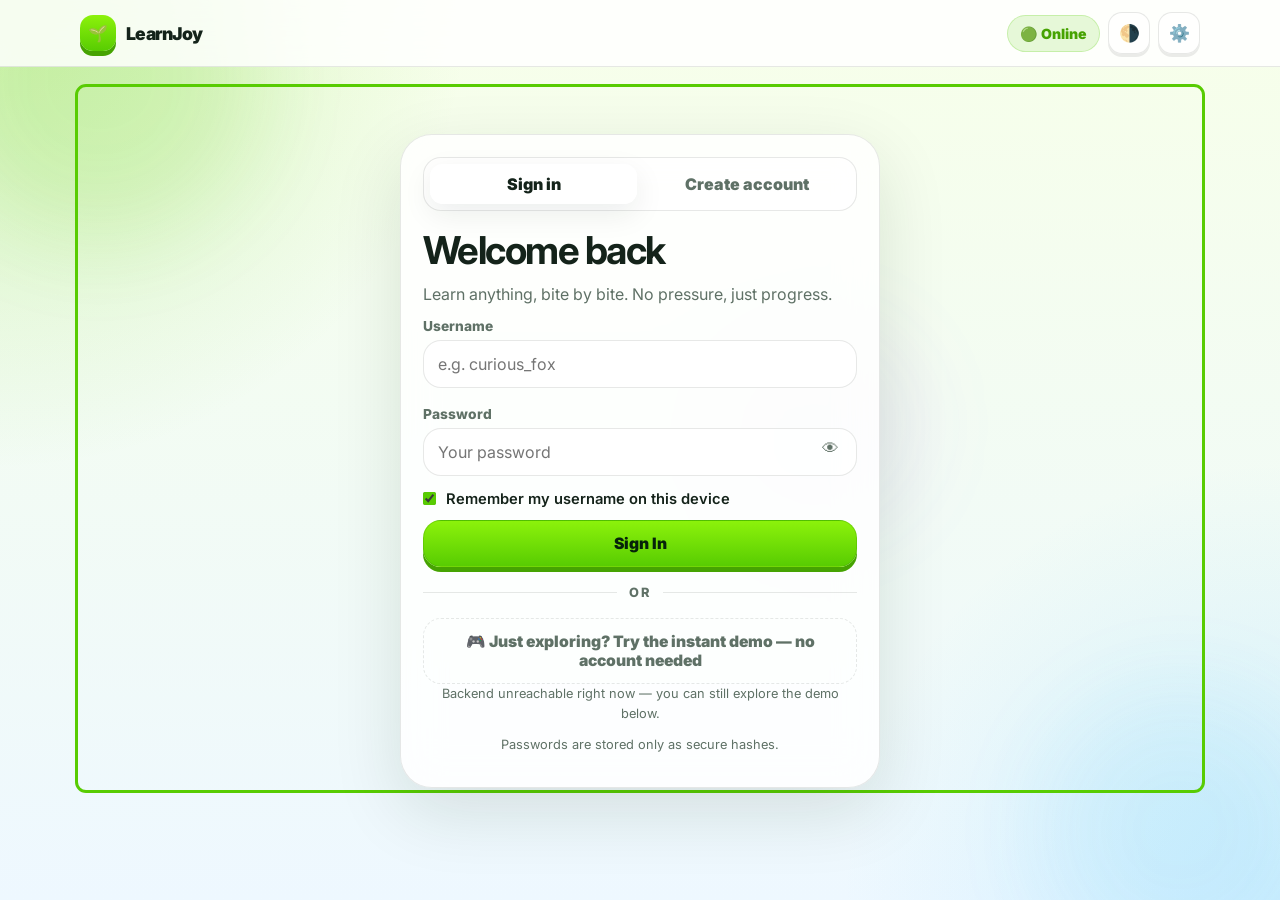
<file: index.html>
<!doctype html>
<html lang="en">
<head>
  <meta charset="utf-8">
  <meta name="viewport" content="width=device-width, initial-scale=1">
  <title>LearnJoy — Bite-sized AI Learning</title>
  <meta name="description" content="LearnJoy turns any topic into bite-sized AI-generated lessons, quizzes, flashcards and an AI tutor. Learn anything, bite by bite.">
  <meta name="color-scheme" content="light dark">
  <meta name="theme-color" media="(prefers-color-scheme: light)" content="#f7ffe9">
  <meta name="theme-color" media="(prefers-color-scheme: dark)" content="#070d18">
  <meta property="og:title" content="LearnJoy — Bite-sized AI Learning">
  <meta property="og:description" content="Turn any topic into bite-sized lessons, quizzes and flashcards with AI.">
  <meta property="og:type" content="website">
  <link rel="icon" href="data:image/svg+xml,<svg xmlns='http://www.w3.org/2000/svg' viewBox='0 0 100 100'><rect width='100' height='100' rx='24' fill='%2358cc02'/><text x='50' y='72' font-size='60' text-anchor='middle'>🌱</text></svg>">
  <link rel="manifest" href='data:application/manifest+json,{"name":"LearnJoy","short_name":"LearnJoy","start_url":".","display":"standalone","background_color":"%23f7ffe9","theme_color":"%2358cc02","description":"Bite-sized AI learning"}'>
  <link rel="preconnect" href="https://fonts.googleapis.com">
  <link rel="preconnect" href="https://fonts.gstatic.com" crossorigin>
  <link href="https://fonts.googleapis.com/css2?family=Inter:wght@400;600;700;800;900&display=swap" rel="stylesheet">
  <link rel="stylesheet" href="styles.css">

  <!-- ============================================================
       APP CONFIG — edit this block only.
       Set API_URL to your Google Apps Script web app /exec URL.
       Leave it as "demo" (or empty) to run fully offline demo mode.
       ============================================================ -->
  <script>
    window.APP_CONFIG = {
      API_URL: "https://script.google.com/macros/s/AKfycbwg4B6B7CXqAbheB96HdaAmQKYnPMZ1G94xz_PH5NLqv2d3-TZqgvb84i2NZaEMIWWjKw/exec"
    };
  </script>
  <script src="app.js" defer></script>
</head>
<body>
  <a class="skip-link" href="#main">Skip to content</a>

  <div class="bg-orbs" aria-hidden="true">
    <div class="orb orb-1"></div>
    <div class="orb orb-2"></div>
    <div class="orb orb-3"></div>
  </div>

  <header class="topbar">
    <div class="topbar-inner">
      <a class="brand" href="#/dashboard" id="brand-home" aria-label="LearnJoy home">
        <span class="brand-logo" aria-hidden="true">🌱</span> LearnJoy
      </a>
      <div class="top-actions">
        <span id="net-pill" class="pill pill-net" role="status" title="Connection status">🟢 Online</span>
        <span id="streak-pill" class="pill hidden" title="Daily streak">🔥 0</span>
        <span id="goal-pill" class="pill hidden" title="Daily lesson goal">🎯 0/3</span>
        <span id="xp-pill" class="pill hidden" title="Experience points">⚡ Lv 1</span>
        <button id="btn-dashboard" type="button" class="btn btn-secondary btn-small auth-only hidden">Dashboard</button>
        <button id="btn-new-course" type="button" class="btn btn-secondary btn-small auth-only hidden">＋ New Course</button>
        <button id="btn-notes" type="button" class="icon-btn auth-only hidden" aria-label="My notes" title="My notes">✍️</button>
        <button id="btn-theme" type="button" class="icon-btn" aria-label="Toggle dark or light theme">🌙</button>
        <button id="btn-settings" type="button" class="icon-btn" aria-label="Settings">⚙️</button>
        <button id="btn-logout" type="button" class="btn btn-secondary btn-small auth-only hidden">Logout</button>
      </div>
    </div>
  </header>

  <div id="offline-banner" class="offline-banner hidden" role="alert">
    📡 You're offline — showing saved content. Changes will sync when you reconnect.
  </div>

  <main id="main">

    <!-- ======================= LOGIN / REGISTER ======================= -->
    <section id="view-login" class="view" aria-labelledby="auth-title">
      <div class="card auth-card">
        <div class="auth-tabs" role="tablist" aria-label="Authentication mode">
          <button id="tab-login" type="button" class="auth-tab active" role="tab" aria-selected="true">Sign in</button>
          <button id="tab-register" type="button" class="auth-tab" role="tab" aria-selected="false">Create account</button>
        </div>

        <h1 id="auth-title" tabindex="-1">Welcome back</h1>
        <p class="muted" id="auth-subtitle">Learn anything, bite by bite. No pressure, just progress.</p>

        <form id="auth-form" novalidate>
          <label class="field-label" for="auth-username">Username</label>
          <input id="auth-username" placeholder="e.g. curious_fox" autocomplete="username" autocapitalize="none" spellcheck="false" maxlength="32" required>

          <label class="field-label" for="auth-password">Password</label>
          <div class="password-wrap">
            <input id="auth-password" type="password" placeholder="Your password" autocomplete="current-password" minlength="4" required>
            <button type="button" id="btn-show-password" class="peek-btn" aria-label="Show password" aria-pressed="false">👁</button>
          </div>

          <div id="register-extras" class="hidden">
            <label class="field-label" for="auth-password2">Repeat password</label>
            <input id="auth-password2" type="password" placeholder="Repeat password" autocomplete="new-password" minlength="4">
            <div class="strength-meter" aria-hidden="true"><div id="strength-fill" class="strength-fill"></div></div>
            <p id="strength-label" class="tiny muted">Use 8+ characters with numbers &amp; symbols for a strong password.</p>
          </div>

          <label class="check-row">
            <input type="checkbox" id="auth-remember" checked>
            <span class="small">Remember my username on this device</span>
          </label>

          <p id="auth-error" class="form-error hidden" role="alert"></p>

          <div class="row">
            <button id="btn-auth-submit" type="submit" class="btn btn-primary grow">Sign In</button>
          </div>
        </form>

        <div class="divider"><span>or</span></div>

        <button id="btn-demo" type="button" class="btn btn-ghost wide">
          🎮 Just exploring? Try the instant demo — no account needed
        </button>
        <p class="muted tiny center" id="auth-backend-note"></p>
        <p class="muted tiny center">Passwords are stored only as secure hashes.</p>
      </div>
    </section>

    <!-- ======================= DASHBOARD ======================= -->
    <section id="view-dashboard" class="view hidden" aria-labelledby="dash-heading">
      <div id="welcome-card" class="card gradient-card"></div>
      <div id="stats-grid" class="stat-grid"></div>

      <div class="card">
        <h2>🏆 Achievements</h2>
        <div id="achievements-grid" class="achievements-grid"></div>
      </div>

      <div id="review-card" class="card hidden">
        <h2>🔁 Needs review</h2>
        <p class="muted small">Quiz scores under 70% — a quick retake makes it stick.</p>
        <div id="review-list"></div>
      </div>

      <div class="card">
        <div class="card-head">
          <h2 id="dash-heading">Your Courses</h2>
          <input id="course-search" class="search-input" type="search" placeholder="🔎 Search courses…" aria-label="Search your courses">
        </div>
        <div id="courses-grid" class="courses-grid"></div>
      </div>

      <div class="card">
        <h2>📈 Recent Quiz Scores</h2>
        <div id="score-chart" class="score-chart" aria-hidden="true"></div>
        <div id="recent-scores"></div>
      </div>
    </section>

    <!-- ======================= GENERATE ======================= -->
    <section id="view-generate" class="view hidden" aria-labelledby="gen-title">
      <div class="card">
        <button id="btn-generate-back" type="button" class="btn btn-secondary btn-small">← Back</button>
        <h1 id="gen-title" tabindex="-1">Create a course</h1>
        <p class="muted">Tell the AI what you want to learn. It builds bite-sized modules, lessons, quizzes and flashcards for you.</p>

        <label class="field-label" for="gen-topic">What do you want to learn?</label>
        <textarea id="gen-topic" placeholder="e.g. JavaScript basics, Spanish travel phrases, Astronomy, Chess openings…" maxlength="200"></textarea>
        <div class="row spread">
          <button id="btn-idea" type="button" class="btn btn-ghost btn-small">🎲 Inspire me</button>
          <span id="gen-topic-count" class="tiny muted">0 / 200</span>
        </div>

        <div class="select-grid">
          <div class="field">
            <label class="field-label" for="gen-level">Level</label>
            <select id="gen-level">
              <option value="Beginner">🌱 Beginner</option>
              <option value="Intermediate">🌿 Intermediate</option>
              <option value="Advanced">🌳 Advanced</option>
            </select>
          </div>
          <div class="field">
            <label class="field-label" for="gen-time">Daily time</label>
            <select id="gen-time">
              <option value="5 minutes per day">⚡ 5 minutes/day</option>
              <option value="10 minutes per day" selected>☕ 10 minutes/day</option>
              <option value="15 minutes per day">📘 15 minutes/day</option>
              <option value="20 minutes per day">🚀 20 minutes/day</option>
            </select>
          </div>
          <div class="field">
            <label class="field-label" for="gen-style">Learning style</label>
            <select id="gen-style">
              <option value="Visual">🎨 Visual</option>
              <option value="Reading">📖 Reading</option>
              <option value="Practical">🛠️ Practical</option>
              <option value="Balanced" selected>🧠 Balanced</option>
            </select>
          </div>
        </div>

        <div class="row">
          <button id="btn-generate" type="button" class="btn btn-primary">✨ Generate Course</button>
          <span class="tiny muted">Tip: press Ctrl/⌘ + Enter in the topic box</span>
        </div>
      </div>
    </section>

    <!-- ======================= COURSE DETAIL ======================= -->
    <section id="view-course" class="view hidden" aria-labelledby="course-heading">
      <div class="card">
        <button id="btn-course-back" type="button" class="btn btn-secondary btn-small">← Dashboard</button>
        <h1 id="course-heading" class="visually-hidden">Course</h1>
        <div id="course-detail"></div>
      </div>
    </section>

    <!-- ======================= LESSON PLAYER ======================= -->
    <section id="view-lesson" class="view focus-view hidden" aria-label="Lesson player">
      <div class="card player-card">
        <div class="player-top">
          <button id="btn-lesson-back" type="button" class="icon-btn" aria-label="Back to course">←</button>
          <div class="player-progress" role="progressbar" aria-label="Lesson progress" aria-valuemin="0" aria-valuemax="100" aria-valuenow="0" id="lesson-progress-bar">
            <div id="lesson-progress-fill" class="player-progress-fill"></div>
          </div>
          <div id="lesson-count" class="muted small count-pill">1/1</div>
        </div>

        <div id="lesson-slides" class="slides" aria-live="polite"></div>
        <div id="lesson-dots" class="dots" role="tablist" aria-label="Slides"></div>

        <div class="player-nav">
          <button id="btn-slide-prev" type="button" class="btn btn-secondary">← Back</button>
          <button id="btn-slide-next" type="button" class="btn btn-primary">Next →</button>
        </div>

        <div class="lesson-actions row">
          <button id="btn-complete-lesson" type="button" class="btn btn-primary">✓ Complete Lesson</button>
          <button id="btn-take-quiz" type="button" class="btn btn-secondary">🧠 Take Quiz</button>
          <button id="btn-flashcards" type="button" class="btn btn-secondary">🃏 Flashcards</button>
          <button id="btn-next-lesson" type="button" class="btn btn-secondary" title="Jump to the next incomplete lesson">⏭ Next</button>
          <button id="btn-copy-lesson-link" type="button" class="btn btn-ghost btn-small" title="Copy a shareable link to this lesson">🔗 Share</button>
        </div>

        <div class="subcard tutor-card">
          <button id="tutor-toggle" class="tutor-toggle" type="button" aria-expanded="false" aria-controls="tutor-body">
            <span>💬 AI Tutor</span>
            <span id="tutor-chevron" aria-hidden="true">▾</span>
          </button>
          <div id="tutor-body" class="tutor-body hidden">
            <div id="tutor-messages" class="tutor-messages" aria-live="polite"></div>
            <div class="chips" id="tutor-suggestions">
              <button type="button" class="chip chip-btn">Explain it simpler</button>
              <button type="button" class="chip chip-btn">Give me an example</button>
              <button type="button" class="chip chip-btn">Quiz me on this</button>
            </div>
            <div class="tutor-input-row">
              <input id="tutor-input" placeholder="Ask about this lesson…" aria-label="Ask the AI tutor" maxlength="400">
              <button id="btn-tutor-send" type="button" class="btn btn-primary">Send</button>
            </div>
          </div>
        </div>
      </div>
    </section>

    <!-- ======================= FLASHCARDS ======================= -->
    <section id="view-flashcards" class="view focus-view hidden" aria-label="Flashcards">
      <div class="card player-card">
        <div class="player-top">
          <button id="btn-flash-back" type="button" class="icon-btn" aria-label="Back to lesson">←</button>
          <div class="player-progress" aria-hidden="true"><div id="flash-progress-fill" class="player-progress-fill"></div></div>
          <div id="flash-count" class="muted small count-pill">1/1</div>
        </div>

        <div id="flash-area">
          <p class="center muted small" id="flash-hint">Tap the card to flip it. Space also flips. 1 = still learning, 2 = got it.</p>
          <div id="flash-card" class="flashcard" role="button" tabindex="0" aria-label="Flashcard, press to flip">
            <div class="flash-inner" id="flash-inner">
              <div class="flash-face flash-front" id="flash-front"></div>
              <div class="flash-face flash-back" id="flash-back"></div>
            </div>
          </div>
          <div class="player-nav">
            <button id="btn-flash-again" type="button" class="btn btn-secondary">🔁 Still learning</button>
            <button id="btn-flash-know" type="button" class="btn btn-primary">✅ Got it!</button>
          </div>
          <div class="row center">
            <button id="btn-flash-shuffle" type="button" class="btn btn-ghost btn-small">🔀 Shuffle remaining</button>
          </div>
        </div>

        <div id="flash-done" class="hidden">
          <div class="score-card">
            <div class="score-number" id="flash-score">0/0</div>
            <div><strong id="flash-done-label">Deck complete!</strong></div>
          </div>
          <div class="row center">
            <button id="btn-flash-restart" type="button" class="btn btn-secondary">Restart deck</button>
            <button id="btn-flash-to-quiz" type="button" class="btn btn-primary">Take the quiz →</button>
          </div>
        </div>
      </div>
    </section>

    <!-- ======================= QUIZ ======================= -->
    <section id="view-quiz" class="view focus-view hidden" aria-label="Quiz">
      <div class="card player-card">
        <div class="player-top">
          <button id="btn-quiz-back" type="button" class="icon-btn" aria-label="Back to lesson">←</button>
          <div class="player-progress" role="progressbar" aria-label="Quiz progress" aria-valuemin="0" aria-valuemax="100" aria-valuenow="0" id="quiz-progress-bar">
            <div id="quiz-progress-fill" class="player-progress-fill"></div>
          </div>
          <span id="quiz-timer" class="pill tiny" title="Time spent">⏱ 0:00</span>
          <div id="quiz-count" class="muted small count-pill">1/5</div>
        </div>

        <div id="quiz-dots" class="dots" role="tablist" aria-label="Questions"></div>
        <div id="quiz-slide" class="slides" aria-live="polite"></div>
        <div id="quiz-feedback" class="quiz-feedback hidden" aria-live="assertive"></div>

        <div class="player-nav" id="quiz-nav">
          <span id="quiz-streak" class="pill tiny hidden" title="Correct answers in a row">⚡ 0 in a row</span>
          <span class="quiz-nav-btns">
            <button id="btn-quiz-check" type="button" class="btn btn-primary" disabled>Check</button>
            <button id="btn-quiz-next" type="button" class="btn btn-primary hidden">Continue →</button>
          </span>
        </div>
      </div>
    </section>
  </main>

  <!-- ======================= SETTINGS MODAL ======================= -->
  <div id="modal-settings" class="modal-overlay hidden" role="dialog" aria-modal="true" aria-labelledby="settings-title">
    <div class="modal-card">
      <div class="modal-header">
        <h2 id="settings-title" class="modal-title">⚙️ Settings</h2>
        <button type="button" class="modal-close" data-close="modal-settings" aria-label="Close settings">✕</button>
      </div>

      <h3>Preferences</h3>
      <label class="check-row"><input type="checkbox" id="set-sound" checked><span>🔊 Sound effects</span></label>
      <label class="check-row"><input type="checkbox" id="set-animations" checked><span>✨ Animations &amp; confetti</span></label>
      <label class="check-row"><input type="checkbox" id="set-bigfont"><span>🔍 Larger text</span></label>
      <label class="check-row goal-row"><span>🎯 Daily goal (lessons per day)</span><input type="number" id="set-goal" min="1" max="20" value="3"></label>
      <p class="tiny muted">Theme tip: the 🌙 button cycles light → dark → auto (follows your system).</p>

      <h3>Your progress</h3>
      <div class="subcard small" id="settings-xp-box">⚡ Level 1 · 0 XP</div>

      <h3>Data</h3>
      <div class="row wrap">
        <button type="button" class="btn btn-secondary btn-small" id="btn-export-data">⬇️ Export my data</button>
        <button type="button" class="btn btn-secondary btn-small" id="btn-clear-cache">🧹 Clear offline cache</button>
        <button type="button" class="btn btn-secondary btn-small" id="btn-reset-demo">♻️ Reset demo data</button>
      </div>

      <h3>About</h3>
      <p class="muted small">LearnJoy <span id="about-version">v2.0</span> — bite-sized AI learning.<br>
      Shortcuts: press <kbd>?</kbd> anywhere to see keyboard shortcuts, <kbd>Ctrl/⌘ K</kbd> for the command palette.</p>
    </div>
  </div>

  <!-- ======================= NOTES MODAL ======================= -->
  <div id="modal-notes" class="modal-overlay hidden" role="dialog" aria-modal="true" aria-labelledby="notes-title">
    <div class="modal-card">
      <div class="modal-header">
        <h2 id="notes-title" class="modal-title">✍️ My Notes</h2>
        <button type="button" class="modal-close" data-close="modal-notes" aria-label="Close notes">✕</button>
      </div>
      <p class="muted small">Everything you wrote on lesson ✍️ note slides, newest first.</p>
      <div id="notes-list" class="notes-list"></div>
    </div>
  </div>

  <!-- ======================= SHORTCUTS MODAL ======================= -->
  <div id="modal-shortcuts" class="modal-overlay hidden" role="dialog" aria-modal="true" aria-labelledby="shortcuts-title">
    <div class="modal-card">
      <div class="modal-header">
        <h2 id="shortcuts-title" class="modal-title">⌨️ Keyboard shortcuts</h2>
        <button type="button" class="modal-close" data-close="modal-shortcuts" aria-label="Close shortcuts">✕</button>
      </div>
      <table class="table">
        <tbody>
          <tr><td><kbd>Ctrl/⌘ K</kbd></td><td>Command palette</td></tr>
          <tr><td><kbd>←</kbd> <kbd>→</kbd></td><td>Previous / next slide (lesson)</td></tr>
          <tr><td><kbd>Q</kbd> / <kbd>F</kbd> / <kbd>T</kbd></td><td>Quiz / Flashcards / Tutor (on a lesson)</td></tr>
          <tr><td><kbd>N</kbd></td><td>Jump to the next incomplete lesson</td></tr>
          <tr><td><kbd>1</kbd>–<kbd>9</kbd></td><td>Pick a quiz option</td></tr>
          <tr><td><kbd>T</kbd> / <kbd>F</kbd></td><td>Answer True / False</td></tr>
          <tr><td><kbd>Enter</kbd></td><td>Check answer / continue quiz</td></tr>
          <tr><td><kbd>Space</kbd></td><td>Flip flashcard</td></tr>
          <tr><td><kbd>1</kbd> / <kbd>2</kbd></td><td>Flashcard: still learning / got it</td></tr>
          <tr><td><kbd>?</kbd></td><td>This help</td></tr>
          <tr><td><kbd>Esc</kbd></td><td>Close dialogs</td></tr>
        </tbody>
      </table>
    </div>
  </div>

  <!-- ======================= CONFIRM MODAL ======================= -->
  <div id="modal-confirm" class="modal-overlay hidden" role="dialog" aria-modal="true" aria-labelledby="confirm-title">
    <div class="modal-card modal-small">
      <div class="modal-header">
        <h2 id="confirm-title" class="modal-title">Are you sure?</h2>
        <button type="button" class="modal-close" data-close="modal-confirm" aria-label="Close">✕</button>
      </div>
      <p id="confirm-text" class="muted"></p>
      <div class="row">
        <button type="button" class="btn btn-secondary grow" id="btn-confirm-cancel">Cancel</button>
        <button type="button" class="btn btn-primary grow" id="btn-confirm-ok">Confirm</button>
      </div>
    </div>
  </div>

  <!-- ======================= COMMAND PALETTE ======================= -->
  <div id="modal-palette" class="modal-overlay palette-overlay hidden" role="dialog" aria-modal="true" aria-label="Command palette">
    <div class="modal-card palette-card">
      <input id="palette-input" class="palette-input" placeholder="Type a command… (dashboard, new course, theme, a course name)" aria-label="Command palette">
      <div id="palette-list" class="palette-list" role="listbox"></div>
    </div>
  </div>

  <!-- ======================= OVERLAYS ======================= -->
  <div id="loading" class="loading" aria-hidden="true">
    <div class="loading-inner">
      <div class="loading-logo" aria-hidden="true">🌱</div>
      <div id="loading-text">Loading…</div>
      <div id="loading-sub" class="muted small"></div>
      <div class="loading-bar"><div id="loading-fill" class="loading-bar-fill"></div></div>
      <div id="loading-tip" class="muted tiny"></div>
    </div>
  </div>

  <div id="toasts" class="toasts" aria-live="polite"></div>
  <canvas id="confetti-canvas" aria-hidden="true"></canvas>

  <noscript>
    <div class="noscript-banner">LearnJoy needs JavaScript to run. Please enable it and reload the page.</div>
  </noscript>
</body>
</html>
</file>
<file: styles.css>
/* ============================================================
   LearnJoy v2 — Main stylesheet
   Light + dark themes, glassmorphism, fully responsive.
   ============================================================ */

:root {
  --bg: #f7ffe9;
  --bg-2: #eef8ff;
  --card: rgba(255, 255, 255, 0.84);
  --subcard: rgba(255, 255, 255, 0.68);
  --text: #14231a;
  --muted: #5f7166;
  --border: rgba(20, 35, 26, 0.10);
  --primary: #58cc02;
  --primary-2: #8cf20b;
  --primary-dark: #46a302;
  --primary-soft: rgba(88, 204, 2, 0.14);
  --accent: #16a34a;
  --warning: #ffb800;
  --warning-soft: rgba(255, 184, 0, 0.14);
  --danger: #ff4b4b;
  --danger-soft: rgba(255, 75, 75, 0.12);
  --shadow: 0 24px 70px rgba(14, 42, 20, 0.12);
  --shadow-soft: 0 10px 30px rgba(14, 42, 20, 0.08);
  --glass-blur: blur(20px);
  --skeleton-base: rgba(120, 130, 120, 0.16);
  --skeleton-shine: rgba(255, 255, 255, 0.5);
  --orb-1: rgba(88, 204, 2, 0.22);
  --orb-2: rgba(56, 189, 248, 0.16);
  --orb-3: rgba(168, 85, 247, 0.10);
  --font-base: 16px;
}

[data-theme="dark"] {
  --bg: #070d18;
  --bg-2: #0b1220;
  --card: rgba(12, 20, 36, 0.78);
  --subcard: rgba(15, 23, 42, 0.62);
  --text: #eaf1f9;
  --muted: #98a7bd;
  --border: rgba(255, 255, 255, 0.12);
  --primary-soft: rgba(88, 204, 2, 0.16);
  --warning-soft: rgba(255, 184, 0, 0.14);
  --danger-soft: rgba(255, 75, 75, 0.16);
  --shadow: 0 30px 80px rgba(0, 0, 0, 0.42);
  --shadow-soft: 0 12px 34px rgba(0, 0, 0, 0.26);
  --skeleton-base: rgba(255, 255, 255, 0.09);
  --skeleton-shine: rgba(255, 255, 255, 0.13);
  --orb-1: rgba(88, 204, 2, 0.16);
  --orb-2: rgba(56, 189, 248, 0.12);
  --orb-3: rgba(168, 85, 247, 0.10);
}

html.big-font { --font-base: 18.5px; }

* { box-sizing: border-box; }
html { scroll-behavior: smooth; font-size: var(--font-base); }

body {
  margin: 0;
  font-family: 'Inter', system-ui, -apple-system, 'Segoe UI', Roboto, sans-serif;
  color: var(--text);
  background:
    radial-gradient(circle at top left, var(--orb-1), transparent 30%),
    radial-gradient(circle at bottom right, var(--orb-2), transparent 28%),
    linear-gradient(180deg, var(--bg), var(--bg-2));
  background-attachment: fixed;
  min-height: 100vh;
  overflow-x: hidden;
}

body.busy { cursor: progress; }
body.modal-open { overflow: hidden; }

/* Disable animations when user prefers, or via settings toggle */
@media (prefers-reduced-motion: reduce) {
  *, *::before, *::after {
    animation-duration: 0.01ms !important;
    animation-iteration-count: 1 !important;
    transition-duration: 0.01ms !important;
    scroll-behavior: auto !important;
  }
}
html.no-anim *, html.no-anim *::before, html.no-anim *::after {
  animation: none !important;
  transition: none !important;
}

.hidden { display: none !important; }
.visually-hidden {
  position: absolute; width: 1px; height: 1px; margin: -1px;
  clip-path: inset(50%); overflow: hidden; white-space: nowrap;
}

.skip-link {
  position: fixed; top: -60px; left: 16px; z-index: 200;
  background: var(--primary); color: #06230a; font-weight: 900;
  padding: 10px 16px; border-radius: 0 0 14px 14px;
  transition: top 0.2s ease; text-decoration: none;
}
.skip-link:focus { top: 0; }

:focus-visible {
  outline: 3px solid var(--primary);
  outline-offset: 2px;
  border-radius: 6px;
}

kbd {
  font-family: inherit; font-size: 0.78rem; font-weight: 800;
  background: var(--subcard); border: 1px solid var(--border);
  border-bottom-width: 3px; border-radius: 7px; padding: 2px 7px;
}

/* ---------- background orbs ---------- */
.bg-orbs { position: fixed; inset: 0; pointer-events: none; z-index: 0; overflow: hidden; }
.orb { position: absolute; border-radius: 50%; filter: blur(48px); opacity: 0.65; animation: float 16s ease-in-out infinite; }
.orb-1 { width: 320px; height: 320px; background: var(--orb-1); top: -80px; left: -60px; }
.orb-2 { width: 280px; height: 280px; background: var(--orb-2); bottom: -70px; right: -40px; animation-delay: -4s; }
.orb-3 { width: 220px; height: 220px; background: var(--orb-3); top: 35%; left: 55%; animation-delay: -8s; }
@keyframes float {
  0%, 100% { transform: translateY(0) translateX(0) scale(1); }
  50% { transform: translateY(-22px) translateX(14px) scale(1.06); }
}

/* ---------- topbar ---------- */
.topbar {
  position: sticky; top: 0; z-index: 60;
  padding: 12px 16px;
  background: var(--card);
  border-bottom: 1px solid var(--border);
  backdrop-filter: var(--glass-blur);
  -webkit-backdrop-filter: var(--glass-blur);
}
.topbar-inner {
  width: min(1120px, 100%); margin: 0 auto;
  display: flex; align-items: center; justify-content: space-between; gap: 12px;
}
.brand {
  display: inline-flex; align-items: center; gap: 10px;
  font-weight: 900; letter-spacing: -0.04em; font-size: 1.1rem;
  color: var(--text); white-space: nowrap; text-decoration: none;
}
.brand-logo {
  width: 36px; height: 36px; border-radius: 13px;
  display: grid; place-items: center;
  background: linear-gradient(180deg, var(--primary-2), var(--primary));
  box-shadow: 0 5px 0 var(--primary-dark); font-size: 1rem;
}
.top-actions { display: flex; align-items: center; gap: 8px; flex-wrap: wrap; justify-content: flex-end; }

.pill {
  display: inline-flex; align-items: center; gap: 6px;
  padding: 9px 12px; border-radius: 999px;
  background: var(--primary-soft); color: var(--primary-dark);
  font-weight: 900; font-size: 0.88rem;
  border: 1px solid rgba(88, 204, 2, 0.22);
  white-space: nowrap;
}
[data-theme="dark"] .pill { color: #b8ef7a; }
.pill-net.offline { background: var(--warning-soft); border-color: rgba(255,184,0,.35); color: #9a6b00; }
[data-theme="dark"] .pill-net.offline { color: #ffd76e; }

.offline-banner {
  position: sticky; top: 62px; z-index: 55;
  margin: 0; padding: 10px 16px; text-align: center;
  background: var(--warning-soft); color: var(--text);
  border-bottom: 1px solid rgba(255, 184, 0, 0.35);
  font-weight: 700; font-size: 0.9rem;
  backdrop-filter: var(--glass-blur);
}

/* ---------- layout ---------- */
main { position: relative; z-index: 1; }

.view {
  width: min(1120px, calc(100% - 24px));
  margin: 22px auto 46px;
  display: grid; gap: 16px; align-content: start;
  animation: viewIn 0.24s ease;
}
.focus-view { width: min(900px, calc(100% - 20px)); }

@keyframes viewIn {
  from { opacity: 0; transform: translateY(10px) scale(0.995); }
  to { opacity: 1; transform: none; }
}

.card {
  background: var(--card);
  border: 1px solid var(--border);
  border-radius: 32px;
  box-shadow: var(--shadow);
  backdrop-filter: var(--glass-blur);
  -webkit-backdrop-filter: var(--glass-blur);
  padding: 22px;
}
.subcard {
  background: var(--subcard);
  border-radius: 24px; padding: 16px;
  border: 1px solid var(--border);
}

h1, h2, h3 { margin: 0 0 10px; line-height: 1.12; letter-spacing: -0.04em; }
h1 { font-size: clamp(1.7rem, 3vw, 2.5rem); }
h2 { font-size: 1.3rem; }
h3 { font-size: 1.02rem; }
p { margin: 0 0 10px; line-height: 1.6; }

.muted { color: var(--muted); }
.small { font-size: 0.92rem; }
.tiny { font-size: 0.8rem; }
.center { text-align: center; justify-content: center; }

.row { display: flex; gap: 12px; align-items: center; flex-wrap: wrap; margin: 12px 0; }
.row.spread { justify-content: space-between; }
.wrap { flex-wrap: wrap; }
.grow { flex: 1; }
.wide { width: 100%; }

.card-head { display: flex; align-items: center; justify-content: space-between; gap: 12px; flex-wrap: wrap; margin-bottom: 6px; }
.card-head h2 { margin: 0; }

.divider {
  display: flex; align-items: center; gap: 12px;
  color: var(--muted); font-size: 0.8rem; font-weight: 800;
  text-transform: uppercase; letter-spacing: 0.12em; margin: 18px 0;
}
.divider::before, .divider::after { content: ''; flex: 1; height: 1px; background: var(--border); }

/* ---------- buttons & inputs ---------- */
.btn {
  appearance: none; border: 0; cursor: pointer;
  font-family: inherit; font-weight: 900;
  border-radius: 18px; padding: 13px 18px; font-size: 0.98rem;
  transition: transform 0.08s ease, box-shadow 0.08s ease, opacity 0.2s ease, filter 0.2s ease;
  background: var(--subcard); color: var(--text);
  border: 1px solid var(--border);
  box-shadow: 0 4px 0 rgba(0, 0, 0, 0.10);
  text-align: center; text-decoration: none;
}
.btn:hover:not(:disabled) { filter: brightness(1.03); }
.btn:active:not(:disabled) { transform: translateY(3px); box-shadow: 0 1px 0 rgba(0, 0, 0, 0.10); }
.btn:disabled { opacity: 0.52; cursor: not-allowed; transform: none; }

.btn-primary {
  background: linear-gradient(180deg, var(--primary-2), var(--primary));
  color: #06230a;
  border: 1px solid rgba(70, 163, 2, 0.35);
  box-shadow: 0 5px 0 var(--primary-dark);
}
.btn-primary:active:not(:disabled) { box-shadow: 0 2px 0 var(--primary-dark); }

.btn-secondary { background: transparent; color: var(--text); }
.btn-ghost { background: transparent; border: 1px dashed var(--border); box-shadow: none; color: var(--muted); }
.btn-danger { background: var(--danger-soft); color: var(--danger); border-color: rgba(255,75,75,.35); box-shadow: none; }
.btn-small { padding: 9px 13px; font-size: 0.88rem; border-radius: 14px; }

.icon-btn {
  width: 42px; height: 42px; border-radius: 14px;
  border: 1px solid var(--border); background: var(--subcard);
  color: var(--text); font-size: 1.05rem; cursor: pointer;
  box-shadow: 0 3px 0 rgba(0,0,0,0.08);
  transition: transform 0.08s ease, box-shadow 0.08s ease;
  flex: 0 0 auto; display: inline-grid; place-items: center;
}
.icon-btn:active { transform: translateY(2px); box-shadow: 0 1px 0 rgba(0,0,0,0.08); }

input, select, textarea {
  width: 100%; border: 1px solid var(--border);
  background: var(--subcard); color: var(--text);
  border-radius: 18px; padding: 13px 14px;
  font: inherit; outline: none; margin: 6px 0 12px;
  transition: box-shadow 0.18s ease, border-color 0.18s ease;
}
input:focus, select:focus, textarea:focus {
  border-color: rgba(88, 204, 2, 0.55);
  box-shadow: 0 0 0 4px var(--primary-soft);
}
textarea { min-height: 120px; resize: vertical; line-height: 1.55; }
input[type="checkbox"] { width: auto; margin: 0; accent-color: var(--primary); }

.field-label { display: block; font-weight: 800; font-size: 0.86rem; margin: 6px 0 0; color: var(--muted); }
.field { min-width: 0; }

.password-wrap { position: relative; }
.password-wrap input { padding-right: 52px; margin-bottom: 6px; }
.peek-btn {
  position: absolute; right: 8px; top: 50%; transform: translateY(calc(-50% - 3px));
  width: 38px; height: 38px; border: 0; border-radius: 12px;
  background: transparent; cursor: pointer; font-size: 1.05rem;
  display: grid; place-items: center; color: var(--muted); margin: 0;
}
.peek-btn:hover { background: var(--primary-soft); }

.strength-meter {
  height: 8px; border-radius: 999px; overflow: hidden;
  background: rgba(120,130,120,0.18); margin: 4px 0 6px;
  border: 1px solid var(--border);
}
.strength-fill { height: 100%; width: 0%; border-radius: 999px; background: var(--danger); transition: width .3s ease, background .3s ease; }
.strength-fill.s1 { width: 25%; background: var(--danger); }
.strength-fill.s2 { width: 50%; background: var(--warning); }
.strength-fill.s3 { width: 75%; background: #7dd63c; }
.strength-fill.s4 { width: 100%; background: var(--primary); }

.check-row { display: flex; gap: 10px; align-items: center; cursor: pointer; margin: 8px 0; font-weight: 600; }
.goal-row { justify-content: space-between; cursor: default; }
.goal-row input { width: 90px; margin: 0; text-align: center; }
.form-error { color: var(--danger); font-weight: 700; background: var(--danger-soft); border-radius: 14px; padding: 10px 14px; }

.search-input { max-width: 260px; margin: 0; }

/* ---------- auth ---------- */
.auth-card { width: min(480px, 100%); margin: 5vh auto 0; }
.auth-tabs {
  display: grid; grid-template-columns: 1fr 1fr; gap: 6px;
  background: var(--subcard); border: 1px solid var(--border);
  border-radius: 18px; padding: 6px; margin-bottom: 18px;
}
.auth-tab {
  border: 0; background: transparent; font: inherit; font-weight: 900;
  padding: 10px; border-radius: 13px; cursor: pointer; color: var(--muted);
  transition: background .15s ease, color .15s ease;
}
.auth-tab.active { background: var(--card); color: var(--text); box-shadow: var(--shadow-soft); }

/* ---------- gradient / stats / badges ---------- */
.gradient-card {
  background: linear-gradient(135deg, rgba(88, 204, 2, 0.95), rgba(34, 197, 94, 0.90)), var(--card);
  color: #05270b; border: 1px solid rgba(255, 255, 255, 0.22);
  position: relative; overflow: hidden;
}
.gradient-card::after {
  content: ''; position: absolute; width: 220px; height: 220px;
  right: -60px; top: -80px; border-radius: 50%;
  background: rgba(255,255,255,0.16); filter: blur(10px); pointer-events: none;
}
.gradient-card .muted { color: rgba(5, 39, 11, 0.78); }
.gradient-card .btn-secondary { border-color: rgba(5,39,11,.25); color: #05270b; }

.stat-grid, .achievements-grid, .courses-grid, .select-grid { display: grid; gap: 14px; }
.stat-grid { grid-template-columns: repeat(auto-fit, minmax(140px, 1fr)); }
.achievements-grid { grid-template-columns: repeat(4, minmax(0, 1fr)); }
.courses-grid { grid-template-columns: repeat(3, minmax(0, 1fr)); }
.select-grid { grid-template-columns: repeat(3, minmax(0, 1fr)); margin: 14px 0; }

.stat-card { text-align: center; padding: 18px 14px; }
.stat-value { font-size: 1.9rem; font-weight: 900; margin-bottom: 6px; letter-spacing: -0.03em; }
.stat-label { color: var(--muted); font-size: 0.86rem; font-weight: 700; }

.badge-card, .course-card {
  padding: 16px; border-radius: 24px;
  background: var(--subcard); border: 1px solid var(--border);
}
.badge-card.locked { opacity: 0.45; filter: grayscale(0.7); }
.badge-icon { font-size: 1.8rem; margin-bottom: 8px; }
.badge-name { font-weight: 900; margin-bottom: 4px; }

.course-card { cursor: pointer; transition: transform 0.16s ease, box-shadow 0.16s ease; display: grid; gap: 8px; }
.course-card:hover { transform: translateY(-3px); box-shadow: var(--shadow); }
.course-card h3 { margin: 0; }

.progress-wrap { margin: 16px 0; }
.progress, .player-progress {
  height: 14px; border-radius: 999px;
  background: rgba(120, 130, 120, 0.18);
  overflow: hidden; border: 1px solid var(--border);
}
.player-progress { flex: 1; }
.progress-fill, .player-progress-fill {
  height: 100%; width: 0%; border-radius: 999px;
  background: linear-gradient(90deg, var(--primary), var(--primary-2));
  transition: width 0.55s cubic-bezier(.2,.8,.2,1);
}

.badge {
  display: inline-flex; align-items: center; padding: 8px 12px;
  border-radius: 999px; background: var(--primary-soft); color: var(--primary-dark);
  font-weight: 900; font-size: 0.85rem; border: 1px solid rgba(88, 204, 2, 0.18);
}
[data-theme="dark"] .badge { color: #b8ef7a; }

/* score chart */
.score-chart { display: flex; gap: 8px; align-items: flex-end; height: 90px; margin: 10px 0 16px; }
.chart-col { flex: 1; display: grid; gap: 4px; justify-items: center; max-width: 54px; }
.chart-bar {
  width: 100%; border-radius: 8px 8px 4px 4px;
  background: linear-gradient(180deg, var(--primary-2), var(--primary));
  min-height: 4px; transition: height .5s ease; position: relative;
}
.chart-bar.low { background: linear-gradient(180deg, #ff8a8a, var(--danger)); }
.chart-label { font-size: 0.68rem; color: var(--muted); font-weight: 800; }

/* review rows */
.review-row {
  display: flex; align-items: center; justify-content: space-between; gap: 12px;
  padding: 12px 14px; border-radius: 18px; margin: 8px 0;
  background: var(--subcard); border: 1px solid var(--border); flex-wrap: wrap;
}
.review-row .score-chip { font-weight: 900; color: var(--danger); }

/* course card quick actions */
.course-actions { margin: 4px 0 0; }
.course-actions .btn { flex: 1; }
.course-meta { margin-top: 8px; }

/* notes browser */
.notes-list { display: grid; gap: 10px; max-height: 55vh; overflow: auto; }
.note-item {
  padding: 14px; border-radius: 18px; background: var(--subcard);
  border: 1px solid var(--border);
}
.note-item-head {
  display: flex; align-items: baseline; justify-content: space-between; gap: 10px;
  margin-bottom: 6px;
}
.note-item-body { white-space: pre-wrap; line-height: 1.5; font-size: 0.95rem; }

/* ---------- course detail ---------- */
.module { margin: 18px 0; }
.card-row {
  display: flex; align-items: center; justify-content: space-between; gap: 14px;
  padding: 14px; border-radius: 20px; margin: 10px 0;
  background: var(--subcard); border: 1px solid var(--border);
  cursor: pointer; transition: transform 0.14s ease, box-shadow 0.14s ease;
}
.card-row:hover { transform: translateX(3px); box-shadow: var(--shadow-soft); }
.lesson-main { display: flex; align-items: flex-start; gap: 12px; min-width: 0; }
.lesson-icon {
  width: 38px; height: 38px; border-radius: 14px;
  display: grid; place-items: center;
  background: var(--primary-soft); border: 1px solid rgba(88,204,2,0.18);
  flex: 0 0 auto;
}
.lesson-title { font-weight: 900; }

/* ---------- player (lesson / quiz / flashcards) ---------- */
.player-card { width: min(860px, 100%); margin: 0 auto; padding: 18px; }
.player-top { display: flex; align-items: center; gap: 12px; margin-bottom: 14px; }
.count-pill {
  padding: 7px 10px; border-radius: 999px; background: var(--subcard);
  border: 1px solid var(--border); font-weight: 900; white-space: nowrap;
}

.slides { min-height: 380px; display: grid; align-content: start; gap: 14px; }
.slide-card {
  background: var(--subcard); border: 1px solid var(--border);
  border-radius: 28px; padding: 26px; min-height: 340px;
  animation: slideIn 0.26s cubic-bezier(.2,.8,.2,1);
}
@keyframes slideIn {
  from { opacity: 0; transform: translateX(22px); }
  to { opacity: 1; transform: none; }
}
.slide-card.back-in { animation-name: slideInBack; }
@keyframes slideInBack {
  from { opacity: 0; transform: translateX(-22px); }
  to { opacity: 1; transform: none; }
}

.slide-emoji {
  width: 68px; height: 68px; font-size: 2rem;
  display: grid; place-items: center; border-radius: 24px;
  background: var(--primary-soft); border: 1px solid rgba(88,204,2,0.18);
  margin-bottom: 14px;
}
.slide-kicker {
  text-transform: uppercase; letter-spacing: 0.12em;
  font-size: 0.78rem; font-weight: 900; margin-bottom: 8px; color: var(--muted);
}
.slide-body { font-size: 1.03rem; line-height: 1.65; }
.big-text { font-size: 1.15rem; font-weight: 700; line-height: 1.55; }

.chips { display: flex; gap: 8px; flex-wrap: wrap; margin: 10px 0 14px; }
.chip {
  padding: 7px 11px; border-radius: 999px;
  background: var(--primary-soft); color: var(--primary-dark);
  font-weight: 900; font-size: 0.82rem;
  border: 1px solid rgba(88,204,2,0.18);
}
[data-theme="dark"] .chip { color: #b8ef7a; }
.chip-btn { cursor: pointer; font-family: inherit; transition: transform .1s ease; }
.chip-btn:hover { transform: translateY(-1px); }

.callout {
  margin-top: 12px; padding: 14px; border-radius: 18px;
  background: var(--primary-soft); border: 1px solid rgba(88, 204, 2, 0.18);
  animation: slideIn .2s ease;
}

.note-status { font-weight: 800; font-size: 0.8rem; color: var(--muted); }
.note-status.saved { color: var(--primary-dark); }
[data-theme="dark"] .note-status.saved { color: #b8ef7a; }

.dots { display: flex; gap: 7px; justify-content: center; flex-wrap: wrap; margin: 12px 0 4px; }
.dot {
  width: 12px; height: 12px; border-radius: 999px; border: 0; padding: 0;
  background: rgba(120,130,120,0.3); cursor: pointer;
  transition: transform .12s ease, background .2s ease;
}
.dot.done { background: rgba(88, 204, 2, 0.55); }
.dot.active { background: var(--primary); transform: scale(1.35); }
.dot.wrong { background: var(--danger); }

.player-nav { display: flex; justify-content: space-between; gap: 12px; margin-top: 16px; align-items: center; }
.quiz-nav-btns { display: flex; gap: 12px; margin-left: auto; }

.lesson-actions { margin-top: 14px; padding-top: 14px; border-top: 1px solid var(--border); }

/* ---------- tutor ---------- */
.tutor-card { margin-top: 14px; padding: 0; overflow: hidden; }
.tutor-toggle {
  width: 100%; border: 0; background: transparent; color: var(--text);
  font: inherit; font-weight: 900; padding: 16px; cursor: pointer;
  display: flex; justify-content: space-between; align-items: center;
}
.tutor-body { padding: 0 16px 16px; }
.tutor-messages {
  min-height: 200px; max-height: 340px; overflow: auto;
  display: grid; gap: 10px; padding: 12px; align-content: start;
  border-radius: 20px; background: var(--subcard);
  border: 1px solid var(--border); margin-bottom: 10px;
}
.tutor-msg {
  max-width: 86%; padding: 12px 14px; border-radius: 18px;
  line-height: 1.5; white-space: pre-wrap; animation: slideIn 0.18s ease;
}
.tutor-msg.user { justify-self: end; background: var(--primary-soft); border: 1px solid rgba(88,204,2,0.18); }
.tutor-msg.assistant { justify-self: start; background: rgba(120,130,120,0.12); border: 1px solid var(--border); }
.tutor-msg.system { justify-self: center; background: var(--danger-soft); border: 1px solid rgba(255,75,75,.3); font-size: .85rem; }
.tutor-msg.typing { display: flex; gap: 5px; align-items: center; padding: 14px 16px; }
.tutor-msg.typing span {
  width: 8px; height: 8px; border-radius: 50%; background: var(--muted);
  animation: blink 1s infinite;
}
.tutor-msg.typing span:nth-child(2) { animation-delay: .18s; }
.tutor-msg.typing span:nth-child(3) { animation-delay: .36s; }
@keyframes blink { 0%, 80%, 100% { opacity: .25; transform: translateY(0); } 40% { opacity: 1; transform: translateY(-3px); } }
.tutor-input-row { display: flex; gap: 10px; }
.tutor-input-row input { margin: 0; }
.tutor-input-row .btn { flex: 0 0 auto; }

/* ---------- flashcards ---------- */
.flashcard { perspective: 1200px; min-height: 300px; margin: 14px 0; cursor: pointer; }
.flash-inner {
  position: relative; width: 100%; min-height: 300px;
  transform-style: preserve-3d; transition: transform .5s cubic-bezier(.2,.8,.2,1);
}
.flashcard.flipped .flash-inner { transform: rotateY(180deg); }
.flash-face {
  position: absolute; inset: 0; backface-visibility: hidden; -webkit-backface-visibility: hidden;
  border-radius: 28px; border: 1px solid var(--border);
  background: var(--subcard); box-shadow: var(--shadow-soft);
  padding: 26px; display: grid; align-content: center; gap: 10px; text-align: center;
}
.flash-back { transform: rotateY(180deg); background: var(--card); }
.flash-face .flash-tag { font-size: 0.75rem; text-transform: uppercase; letter-spacing: .12em; font-weight: 900; color: var(--muted); }
.flash-face .flash-text { font-size: 1.12rem; font-weight: 700; line-height: 1.55; }

/* ---------- quiz ---------- */
.question-prompt { font-size: 1.35rem; margin: 6px 0 16px; }
.options { display: grid; gap: 10px; margin-top: 10px; }
.option {
  display: flex; align-items: center; gap: 12px;
  padding: 14px 15px; border-radius: 18px;
  border: 2px solid var(--border); background: var(--subcard);
  cursor: pointer; font-weight: 700; margin: 0;
  transition: border-color 0.15s ease, background 0.15s ease, transform 0.12s ease;
  user-select: none;
}
.option:hover { transform: translateY(-1px); }
.option input { width: auto; margin: 0; accent-color: var(--primary); }
.option .opt-key {
  flex: 0 0 auto; width: 26px; height: 26px; border-radius: 8px;
  display: grid; place-items: center; font-size: .75rem; font-weight: 900;
  background: rgba(120,130,120,.15); color: var(--muted);
}
.option.selected { border-color: var(--primary); background: var(--primary-soft); }
.option.correct { border-color: var(--primary); background: rgba(88, 204, 2, 0.16); }
.option.incorrect { border-color: var(--danger); background: var(--danger-soft); }
.option.disabled { pointer-events: none; opacity: 0.85; }

.short-answer.correct { border-color: var(--primary); box-shadow: 0 0 0 4px var(--primary-soft); }
.short-answer.incorrect { border-color: var(--danger); box-shadow: 0 0 0 4px var(--danger-soft); }

.quiz-feedback {
  margin: 14px 0; padding: 16px; border-radius: 22px;
  font-weight: 900; animation: slideIn 0.2s ease;
}
.quiz-feedback.correct { background: rgba(88, 204, 2, 0.14); border: 1px solid rgba(88, 204, 2, 0.3); }
.quiz-feedback.incorrect { background: var(--danger-soft); border: 1px solid rgba(255, 75, 75, 0.3); }
.feedback-explanation { font-weight: 600; color: var(--muted); margin-top: 8px; line-height: 1.5; }

.score-card {
  text-align: center; padding: 30px; border-radius: 30px;
  background: linear-gradient(135deg, rgba(88, 204, 2, 0.96), rgba(16, 185, 129, 0.92));
  color: #04240b; margin-bottom: 16px;
  animation: pop 0.3s cubic-bezier(.2,.8,.2,1);
}
@keyframes pop {
  from { transform: scale(0.92); opacity: 0; }
  to { transform: scale(1); opacity: 1; }
}
.score-number { font-size: clamp(2.8rem, 8vw, 4.4rem); font-weight: 900; line-height: 1; margin-bottom: 8px; }

.result-item {
  display: flex; gap: 12px; align-items: flex-start;
  padding: 14px; border-radius: 18px; margin: 10px 0;
  border: 1px solid var(--border); background: var(--subcard);
}
.result-item.correct { border-left: 5px solid var(--primary); }
.result-item.incorrect { border-left: 5px solid var(--danger); }
.result-icon { font-size: 1.2rem; padding-top: 2px; }
.result-prompt { font-weight: 800; margin-bottom: 4px; }

.practice-question { padding: 12px 0; border-bottom: 1px dashed var(--border); }
.practice-question:last-child { border-bottom: 0; }

/* ---------- tables / empty / skeleton ---------- */
.table { width: 100%; border-collapse: collapse; overflow: hidden; border-radius: 18px; }
.table th, .table td { text-align: left; padding: 12px 10px; border-bottom: 1px solid var(--border); vertical-align: top; }
.table th { color: var(--muted); font-size: 0.9rem; }
.table td:first-child { white-space: nowrap; }

.empty {
  padding: 24px; text-align: center; color: var(--muted);
  border: 1px dashed var(--border); border-radius: 22px; background: var(--subcard);
}

.skeleton {
  position: relative; overflow: hidden;
  background: var(--skeleton-base); border-radius: 14px; min-height: 14px;
}
.skeleton::after {
  content: ''; position: absolute; inset: 0;
  transform: translateX(-100%);
  background: linear-gradient(90deg, transparent, var(--skeleton-shine), transparent);
  animation: shimmer 1.15s infinite;
}
@keyframes shimmer { 100% { transform: translateX(100%); } }

/* ---------- modals & palette ---------- */
.modal-overlay {
  position: fixed; inset: 0; z-index: 130;
  background: rgba(10, 16, 10, 0.45);
  backdrop-filter: blur(8px); -webkit-backdrop-filter: blur(8px);
  display: grid; place-items: center; padding: 16px;
  animation: fadeIn .18s ease;
}
@keyframes fadeIn { from { opacity: 0; } to { opacity: 1; } }
.modal-card {
  background: var(--card); border: 1px solid var(--border);
  border-radius: 28px; box-shadow: var(--shadow);
  backdrop-filter: var(--glass-blur);
  padding: 22px; width: min(560px, 100%);
  max-height: 86vh; overflow: auto;
  animation: modalIn 0.22s cubic-bezier(.2,.8,.2,1);
}
.modal-small { width: min(420px, 100%); }
@keyframes modalIn {
  from { opacity: 0; transform: translateY(16px) scale(0.98); }
  to { opacity: 1; transform: none; }
}
.modal-header { display: flex; align-items: center; justify-content: space-between; gap: 12px; margin-bottom: 10px; }
.modal-title { margin: 0; font-size: 1.2rem; }
.modal-close {
  width: 38px; height: 38px; border-radius: 12px; border: 1px solid var(--border);
  background: var(--subcard); color: var(--text); font-size: 1rem; cursor: pointer;
  display: grid; place-items: center;
}
.modal-close:hover { background: var(--danger-soft); }

.palette-overlay { align-items: start; padding-top: 12vh; place-items: start center; }
.palette-card { width: min(620px, 100%); padding: 14px; }
.palette-input { margin: 0 0 10px; }
.palette-list { display: grid; gap: 6px; max-height: 46vh; overflow: auto; }
.palette-item {
  display: flex; align-items: center; gap: 10px;
  padding: 12px 14px; border-radius: 14px; cursor: pointer;
  border: 1px solid var(--border); background: var(--subcard); font-weight: 700;
}
.palette-item .p-icon { width: 30px; height: 30px; border-radius: 10px; display: grid; place-items: center; background: var(--primary-soft); flex: 0 0 auto; }
.palette-item .p-hint { margin-left: auto; color: var(--muted); font-size: .78rem; font-weight: 700; }
.palette-item.active, .palette-item:hover { border-color: var(--primary); background: var(--primary-soft); }
.palette-empty { text-align: center; color: var(--muted); padding: 18px; }

/* ---------- loading overlay ---------- */
.loading {
  position: fixed; inset: 0; z-index: 150;
  display: grid; place-items: center;
  background: rgba(0, 0, 0, 0.22);
  backdrop-filter: blur(6px); -webkit-backdrop-filter: blur(6px);
  opacity: 0; transition: opacity 0.18s ease; pointer-events: none;
}
.loading.show { opacity: 1; pointer-events: auto; }
.loading-inner {
  display: grid; place-items: center; gap: 12px;
  padding: 28px 32px; border-radius: 28px;
  background: var(--card); border: 1px solid var(--border);
  box-shadow: var(--shadow); font-weight: 900;
  width: min(92vw, 380px); text-align: center;
}
.loading-logo {
  width: 62px; height: 62px; font-size: 1.8rem;
  display: grid; place-items: center; border-radius: 22px;
  background: linear-gradient(180deg, var(--primary-2), var(--primary));
  box-shadow: 0 5px 0 var(--primary-dark);
  animation: bounce 0.9s infinite alternate ease-in-out;
}
@keyframes bounce { from { transform: translateY(0); } to { transform: translateY(-7px); } }
.loading-bar {
  width: 100%; height: 10px; border-radius: 999px;
  background: rgba(120,130,120,0.18); overflow: hidden;
  border: 1px solid var(--border); position: relative;
}
.loading-bar-fill {
  width: 0%; height: 100%; border-radius: 999px;
  background: linear-gradient(90deg, var(--primary), var(--primary-2));
  transition: width .35s ease; position: relative;
}
.loading-bar-fill.indeterminate {
  width: 42%;
  animation: indeterminate 1.1s infinite ease-in-out;
}
@keyframes indeterminate {
  0% { transform: translateX(-120%); }
  100% { transform: translateX(280%); }
}

/* ---------- toasts ---------- */
.toasts {
  position: fixed; left: 50%; bottom: 24px; transform: translateX(-50%);
  z-index: 160; display: grid; gap: 8px; width: min(92vw, 560px);
  pointer-events: none;
}
.toast {
  background: var(--card); color: var(--text);
  border: 1px solid var(--border); box-shadow: var(--shadow);
  backdrop-filter: var(--glass-blur);
  padding: 13px 18px; border-radius: 18px;
  font-weight: 800; text-align: center;
  animation: toastIn .25s cubic-bezier(.2,.8,.2,1);
  pointer-events: auto;
}
@keyframes toastIn {
  from { opacity: 0; transform: translateY(14px) scale(.97); }
  to { opacity: 1; transform: none; }
}
.toast.error { border-color: rgba(255, 75, 75, 0.5); background: var(--danger-soft); }
.toast.success { border-color: rgba(88, 204, 2, 0.5); background: var(--primary-soft); }
.toast.leaving { opacity: 0; transform: translateY(8px); transition: .25s ease; }

#confetti-canvas {
  position: fixed; inset: 0; z-index: 170;
  pointer-events: none; width: 100vw; height: 100vh;
}

.noscript-banner {
  position: fixed; inset: auto 0 0 0; z-index: 300;
  background: var(--danger); color: #fff; font-weight: 800;
  text-align: center; padding: 14px;
}

/* ---------- responsive ---------- */
@media (max-width: 768px) {
  .achievements-grid { grid-template-columns: 1fr 1fr; }
  .courses-grid, .select-grid { grid-template-columns: 1fr 1fr; }
  .topbar-inner { flex-direction: column; align-items: stretch; }
  .top-actions { width: 100%; justify-content: flex-start; }
  .slides { min-height: 340px; }
  .slide-card { min-height: 300px; padding: 20px; }
  .offline-banner { top: 108px; }
}

@media (max-width: 480px) {
  .view { width: calc(100% - 14px); margin-top: 12px; }
  .card { padding: 15px; border-radius: 24px; }
  .achievements-grid, .courses-grid, .select-grid { grid-template-columns: 1fr; }
  .row .btn { flex: 1; }
  .card-row { flex-direction: column; align-items: flex-start; }
  .lesson-action { width: 100%; }
  .player-nav { display: grid; grid-template-columns: 1fr; }
  .quiz-nav-btns { margin: 0; width: 100%; }
  .quiz-nav-btns .btn { flex: 1; }
  .player-card { padding: 13px; }
  .slide-card { min-height: 280px; }
  .question-prompt { font-size: 1.16rem; }
  .search-input { max-width: 100%; }
  .tutor-input-row { flex-direction: column; }
  .stat-value { font-size: 1.5rem; }
}

/* ---------- print ---------- */
@media print {
  .topbar, .bg-orbs, .player-nav, .lesson-actions, .tutor-card, .dots,
  .offline-banner, .toasts, #loading, #confetti-canvas { display: none !important; }
  body { background: #fff; }
  .card, .slide-card, .subcard { box-shadow: none; border: 1px solid #ccc; backdrop-filter: none; }
}
</file>
